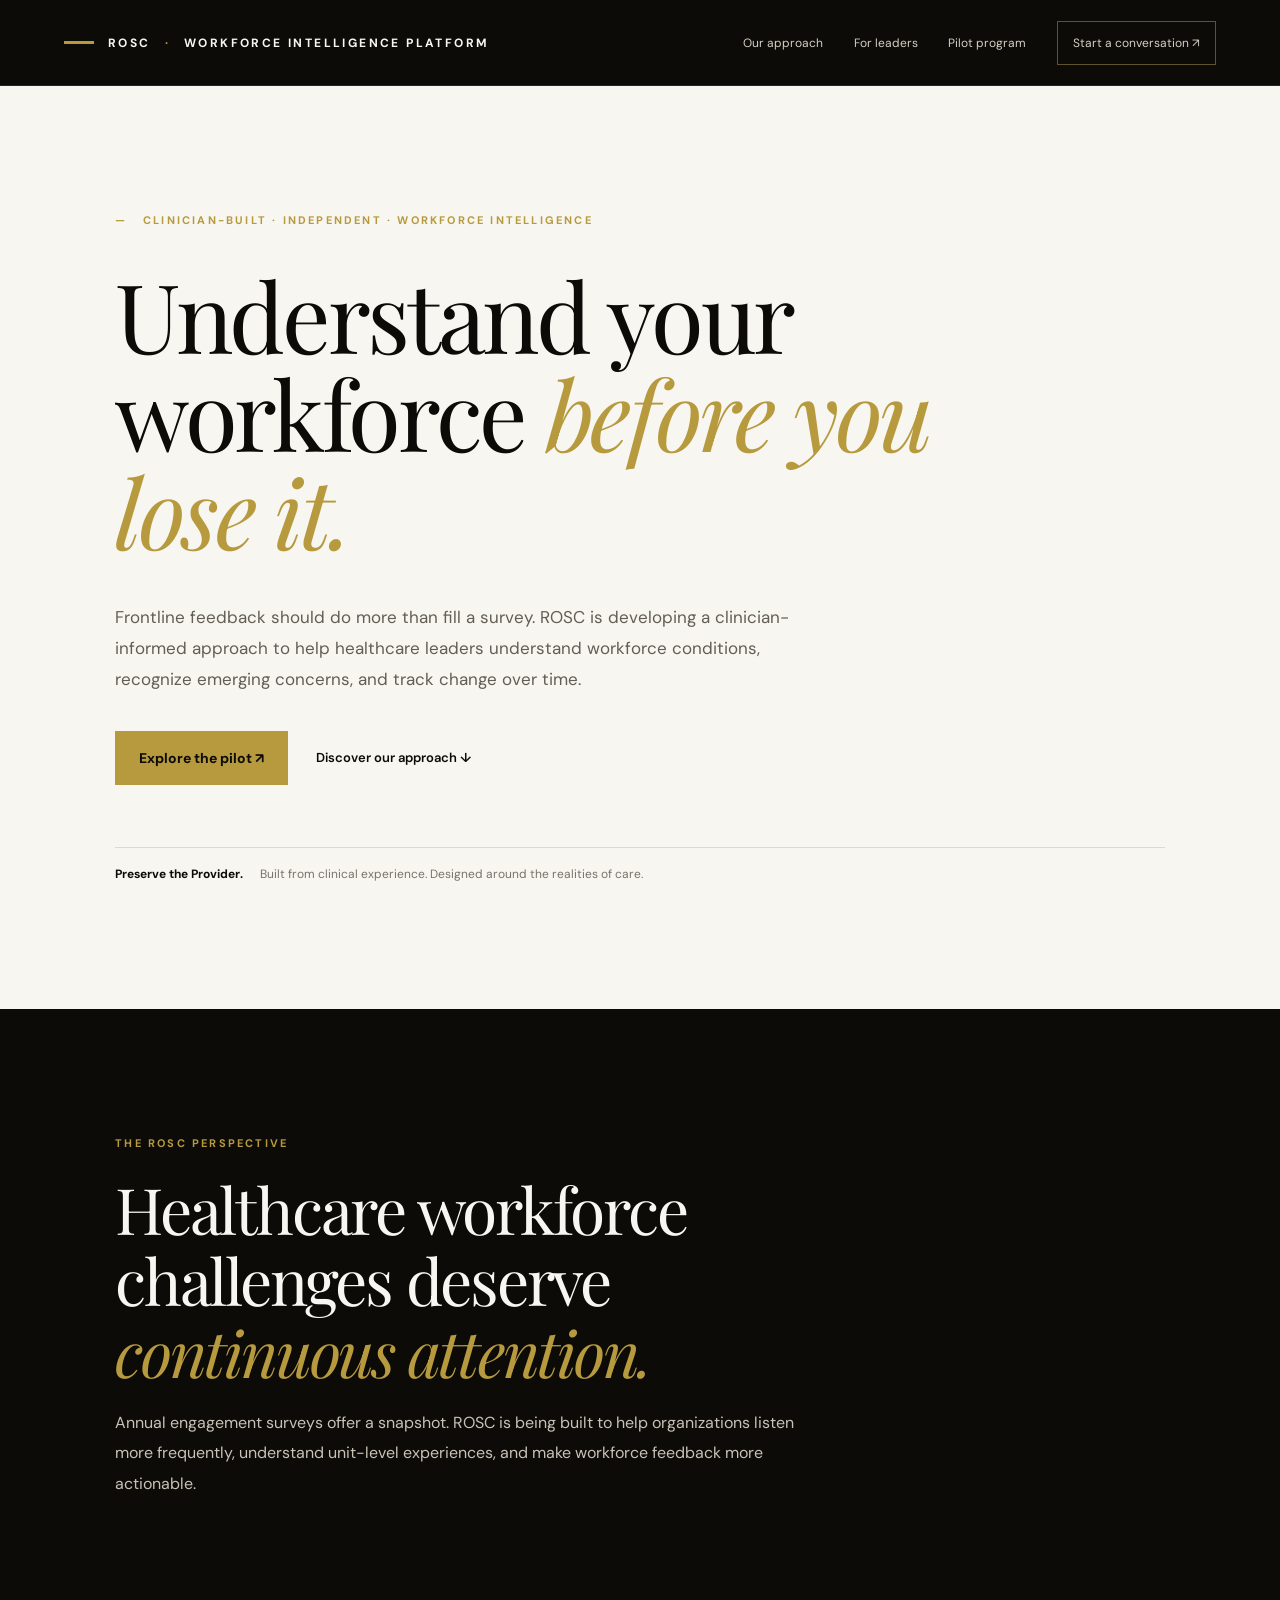
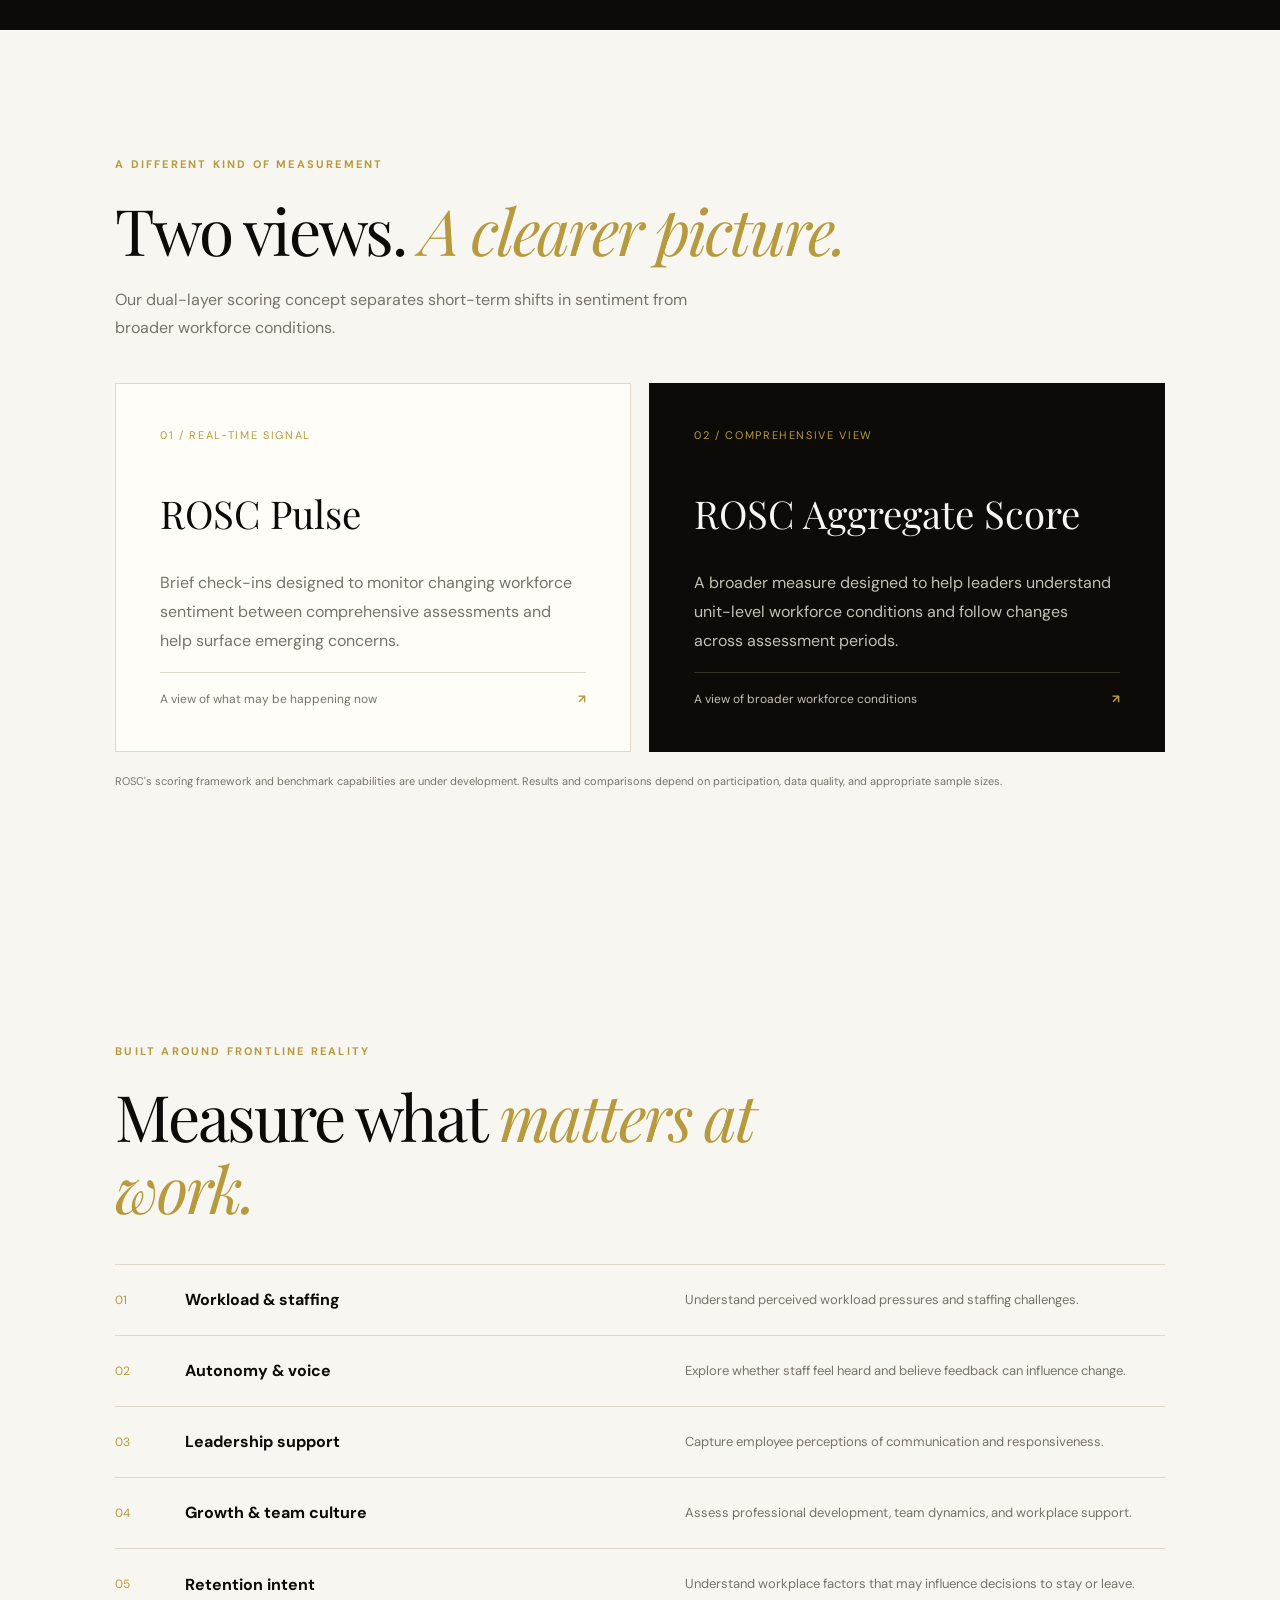
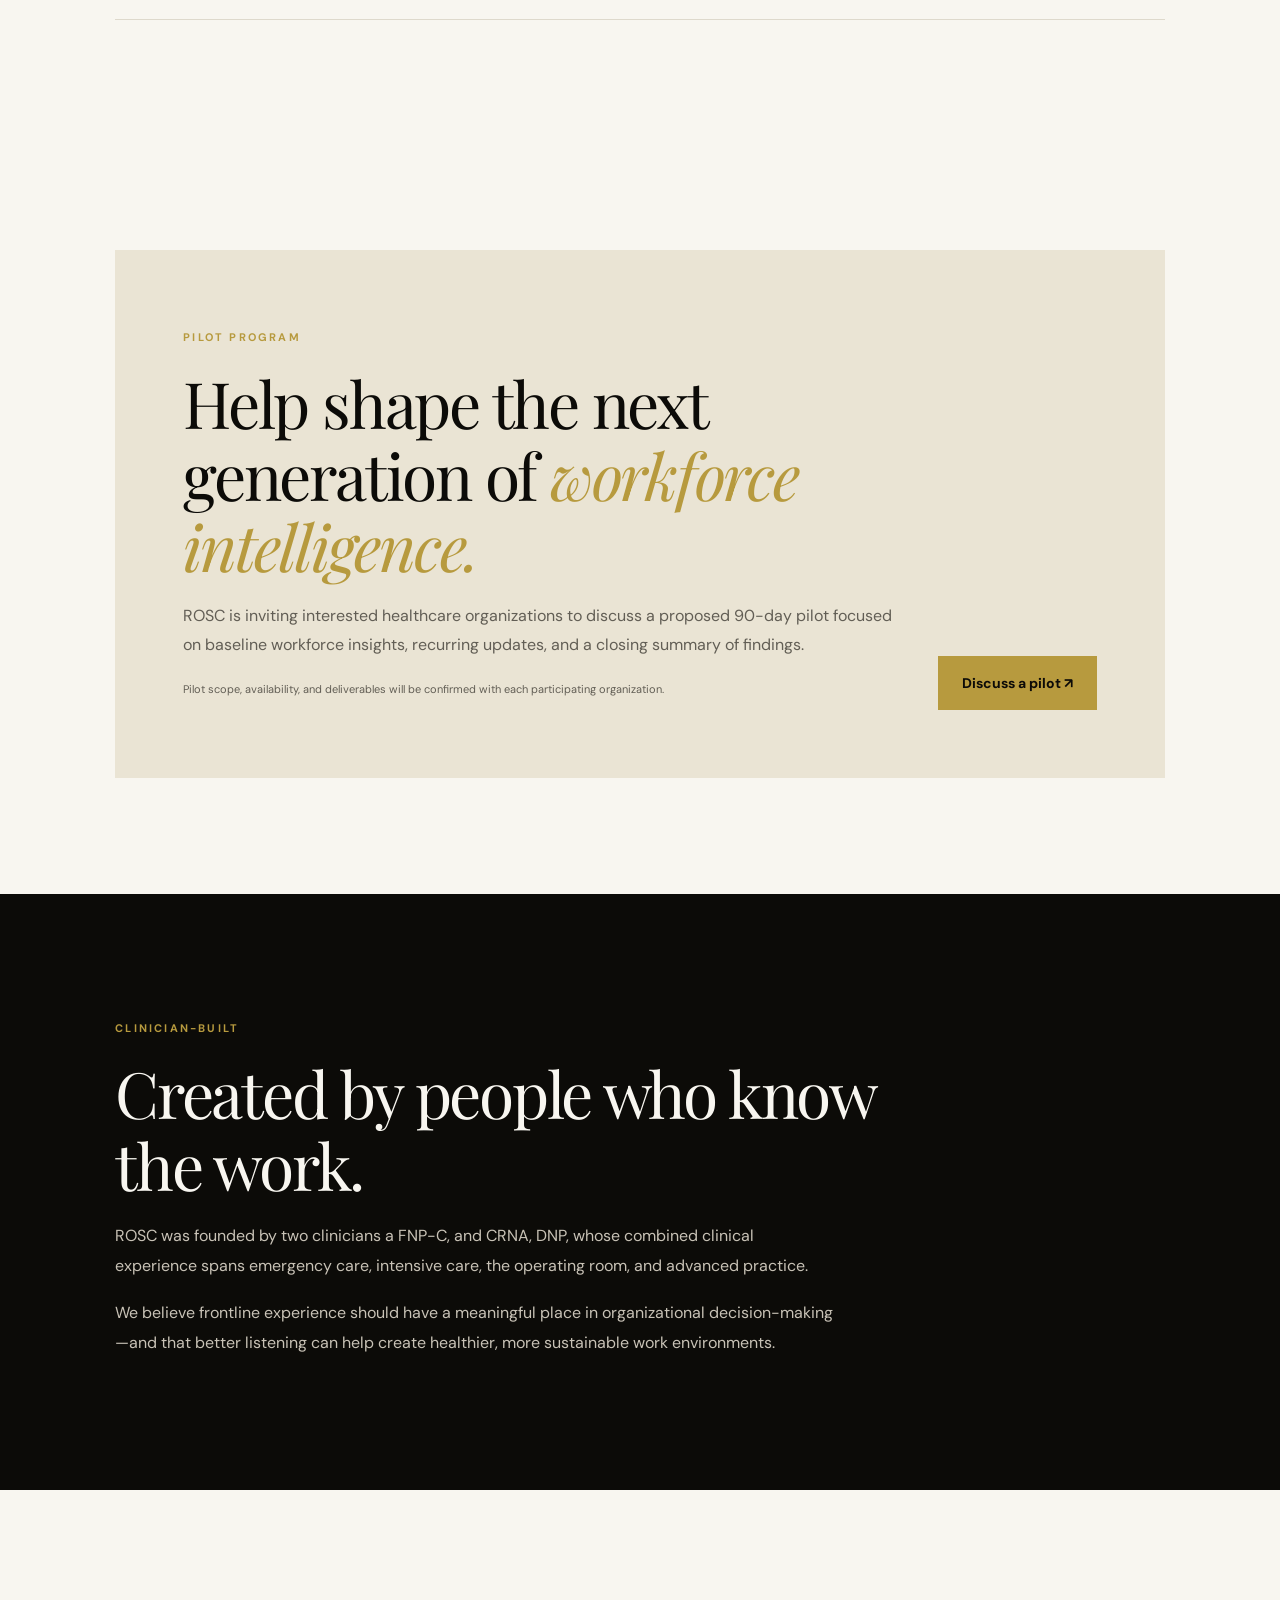
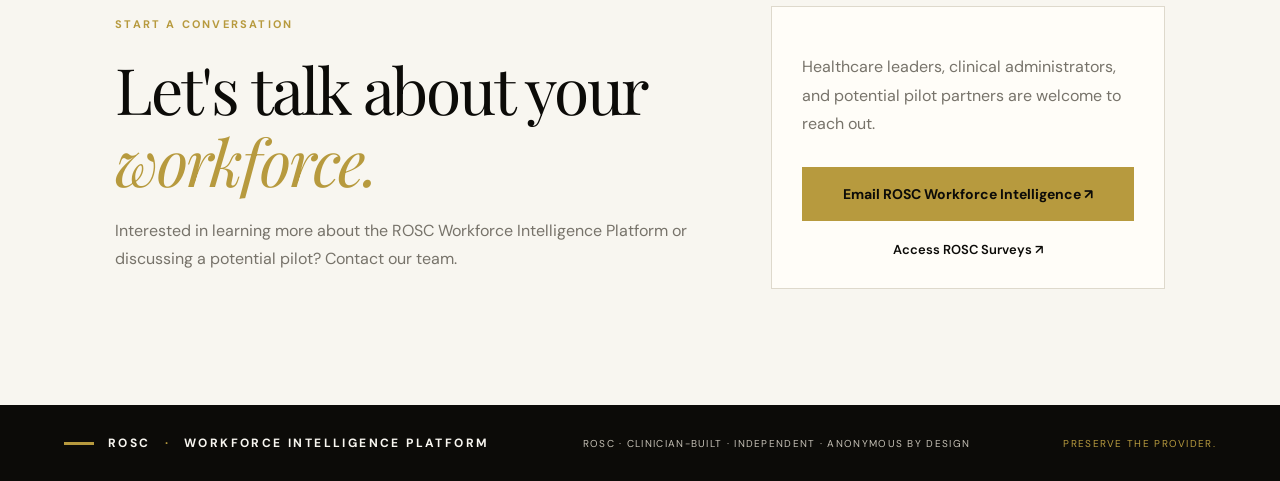
<file: index.html>
<!doctype html>
<html lang="en"><head>
<meta charset="utf-8"><meta name="viewport" content="width=device-width, initial-scale=1">
<meta name="theme-color" content="#0c0b08">
<meta name="description" content="ROSC Workforce Intelligence Platform helps healthcare organizations understand frontline workforce experiences.">
<title>ROSC Workforce Intelligence Platform | Preserve the Provider</title>
<link rel="preconnect" href="https://fonts.googleapis.com"><link rel="preconnect" href="https://fonts.gstatic.com" crossorigin>
<link href="https://fonts.googleapis.com/css2?family=DM+Sans:wght@400;500;600;700&family=Playfair+Display:wght@400;500&display=swap" rel="stylesheet">
<link rel="stylesheet" href="styles.css"></head><body>
<header class="header"><a class="brand" href="#home"><b></b> ROSC <i>·</i> WORKFORCE INTELLIGENCE PLATFORM</a>
<button class="menu" aria-expanded="false">Menu ☰</button><nav><a href="#approach">Our approach</a><a href="#leaders">For leaders</a><a href="#pilot">Pilot program</a><a class="navcta" href="#contact">Start a conversation ↗</a></nav></header>
<main>
<section class="hero section" id="home"><p class="eyebrow">— &nbsp; CLINICIAN-BUILT · INDEPENDENT · WORKFORCE INTELLIGENCE</p>
<h1>Understand your workforce <em>before you lose it.</em></h1>
<p class="lead">Frontline feedback should do more than fill a survey. ROSC is developing a clinician-informed approach to help healthcare leaders understand workforce conditions, recognize emerging concerns, and track change over time.</p>
<div class="actions"><a class="button" href="#pilot">Explore the pilot ↗</a><a class="textlink" href="#approach">Discover our approach ↓</a></div>
<p class="tagline"><strong>Preserve the Provider.</strong> Built from clinical experience. Designed around the realities of care.</p></section>
<section class="statement section"><p class="eyebrow">THE ROSC PERSPECTIVE</p><h2>Healthcare workforce challenges deserve <em>continuous attention.</em></h2><p>Annual engagement surveys offer a snapshot. ROSC is being built to help organizations listen more frequently, understand unit-level experiences, and make workforce feedback more actionable.</p></section>
<section class="section" id="approach"><div class="heading"><p class="eyebrow">A DIFFERENT KIND OF MEASUREMENT</p><h2>Two views. <em>A clearer picture.</em></h2><p>Our dual-layer scoring concept separates short-term shifts in sentiment from broader workforce conditions.</p></div>
<div class="cards"><article><small>01 / REAL-TIME SIGNAL</small><h3>ROSC Pulse</h3><p>Brief check-ins designed to monitor changing workforce sentiment between comprehensive assessments and help surface emerging concerns.</p><footer>A view of what may be happening now <b>↗</b></footer></article>
<article class="dark"><small>02 / COMPREHENSIVE VIEW</small><h3>ROSC Aggregate Score</h3><p>A broader measure designed to help leaders understand unit-level workforce conditions and follow changes across assessment periods.</p><footer>A view of broader workforce conditions <b>↗</b></footer></article></div>
<p class="fine">ROSC's scoring framework and benchmark capabilities are under development. Results and comparisons depend on participation, data quality, and appropriate sample sizes.</p></section>
<section class="section" id="leaders"><div class="heading"><p class="eyebrow">BUILT AROUND FRONTLINE REALITY</p><h2>Measure what <em>matters at work.</em></h2></div>
<div class="rows"><div><span>01</span><h3>Workload & staffing</h3><p>Understand perceived workload pressures and staffing challenges.</p></div><div><span>02</span><h3>Autonomy & voice</h3><p>Explore whether staff feel heard and believe feedback can influence change.</p></div><div><span>03</span><h3>Leadership support</h3><p>Capture employee perceptions of communication and responsiveness.</p></div><div><span>04</span><h3>Growth & team culture</h3><p>Assess professional development, team dynamics, and workplace support.</p></div><div><span>05</span><h3>Retention intent</h3><p>Understand workplace factors that may influence decisions to stay or leave.</p></div></div></section>
<section class="section" id="pilot"><div class="pilot"><div><p class="eyebrow">PILOT PROGRAM</p><h2>Help shape the next generation of <em>workforce intelligence.</em></h2><p>ROSC is inviting interested healthcare organizations to discuss a proposed 90-day pilot focused on baseline workforce insights, recurring updates, and a closing summary of findings.</p><p class="fine">Pilot scope, availability, and deliverables will be confirmed with each participating organization.</p></div><a class="button" href=mailto:roscwellness1@gmail.com>Discuss a pilot ↗</a></div></section>
<section class="section about"><p class="eyebrow">CLINICIAN-BUILT</p><h2>Created by people who know the work.</h2><p>ROSC was founded by two clinicians a FNP-C, and CRNA, DNP, whose combined clinical experience spans emergency care, intensive care, the operating room, and advanced practice.</p><p>We believe frontline experience should have a meaningful place in organizational decision-making—and that better listening can help create healthier, more sustainable work environments.</p></section>
<section class="section contact" id="contact">
<div>
<p class="eyebrow">START A CONVERSATION</p>
<h2>Let's talk about your <em>workforce.</em></h2>
<p>Interested in learning more about the ROSC Workforce Intelligence Platform or discussing a potential pilot? Contact our team.</p>
</div>

<div class="contactbox">
<p>Healthcare leaders, clinical administrators, and potential pilot partners are welcome to reach out.</p>

<a class="button full" href="mailto:roscwellness1@gmail.com?subject=ROSC%20Workforce%20Intelligence%20Platform%20Inquiry">Email ROSC Workforce Intelligence ↗</a>

<a class="textlink" href="https://rosc-survey.vercel.app/" target="_blank" rel="noopener">Access ROSC Surveys ↗</a>
</div>
</section>
</main><footer class="sitefooter"><a class="brand" href="#home"><b></b> ROSC <i>·</i> WORKFORCE INTELLIGENCE PLATFORM</a><p>ROSC · CLINICIAN-BUILT · INDEPENDENT · ANONYMOUS BY DESIGN</p><span>PRESERVE THE PROVIDER.</span></footer><script src="script.js"></script></body></html>
</file>
<file: styles.css>
:root{--ink:#0c0b08;--cream:#f8f6f0;--gold:#b79a3e;--muted:#77736a;--line:#ded9cc;--white:#fffdf8}*{box-sizing:border-box}html{scroll-behavior:smooth;scroll-padding-top:80px}body{margin:0;background:var(--cream);color:var(--ink);font-family:"DM Sans",Arial,sans-serif}a{color:inherit;text-decoration:none}.header{min-height:86px;padding:0 clamp(22px,5vw,76px);display:flex;align-items:center;justify-content:space-between;gap:20px;background:var(--ink);color:var(--cream);border-bottom:1px solid #28251c}.brand{display:flex;align-items:center;gap:14px;font-size:12px;font-weight:700;letter-spacing:.2em;white-space:nowrap}.brand b{width:30px;height:3px;background:var(--gold);display:inline-block}.brand i{color:var(--gold);font-style:normal}.header nav{display:flex;align-items:center;gap:clamp(14px,2.4vw,32px);font-size:12px;color:#d4d0c5}.header nav a:hover,.textlink:hover{color:var(--gold)}.navcta{border:1px solid #60522b;padding:13px 15px}.menu{display:none}.section{padding:clamp(68px,9vw,128px) clamp(24px,9vw,140px)}.hero{min-height:630px;display:flex;flex-direction:column;justify-content:center;align-items:flex-start}.eyebrow{color:var(--gold);font-size:11px;line-height:1.6;font-weight:700;letter-spacing:.2em;text-transform:uppercase}.hero h1,h2{font-family:"Playfair Display",Georgia,serif;font-weight:400;letter-spacing:-.035em}.hero h1{max-width:920px;font-size:clamp(48px,7.5vw,98px);line-height:1.02;margin:25px 0}.hero h1 em,h2 em{color:var(--gold);font-weight:400}.lead{max-width:680px;color:#625e55;font-size:17px;line-height:1.85}.actions{display:flex;align-items:center;gap:28px;flex-wrap:wrap;margin-top:18px}.button{display:inline-flex;align-items:center;justify-content:center;padding:18px 24px;background:var(--gold);color:var(--ink);font-weight:700;font-size:14px}.button:hover{background:#c8aa4d}.textlink{font-size:13px;font-weight:600}.tagline{margin-top:62px;padding-top:18px;border-top:1px solid var(--line);width:100%;color:var(--muted);font-size:12px}.tagline strong{color:var(--ink);margin-right:14px}.statement,.about{background:var(--ink);color:var(--cream)}h2{font-size:clamp(38px,5.3vw,64px);line-height:1.12;margin:20px 0}.statement h2,.statement>p:last-child,.about>p:not(.eyebrow){max-width:720px}.statement>p:last-child,.about>p:not(.eyebrow){color:#c8c2b6;line-height:1.9}.heading{max-width:780px;margin-bottom:40px}.heading>p:last-child{color:var(--muted);line-height:1.8;max-width:600px}.cards{display:grid;grid-template-columns:1fr 1fr;gap:18px}.cards article{padding:clamp(24px,4vw,44px);border:1px solid var(--line);background:var(--white);min-height:320px;display:flex;flex-direction:column}.cards article.dark{background:var(--ink);color:var(--cream);border-color:var(--ink)}.cards small{color:var(--gold);font-size:11px;letter-spacing:.15em}.cards h3{font:400 clamp(29px,3vw,39px) "Playfair Display",Georgia,serif;margin:45px 0 14px}.cards article>p{color:var(--muted);line-height:1.8}.cards .dark>p{color:#c5c0b5}.cards footer{margin-top:auto;padding-top:18px;border-top:1px solid var(--line);font-size:12px;color:var(--muted);display:flex;justify-content:space-between;gap:10px}.cards .dark footer{border-color:#353127;color:#c5c0b5}.cards footer b{color:var(--gold)}.fine{font-size:11px;color:var(--muted);line-height:1.7;margin-top:20px}.rows{border-top:1px solid var(--line)}.rows>div{display:grid;grid-template-columns:50px 1fr 1fr;gap:20px;align-items:center;padding:24px 0;border-bottom:1px solid var(--line)}.rows span{color:var(--gold);font-size:12px}.rows h3{font-size:16px;margin:0}.rows p{color:var(--muted);font-size:13px;line-height:1.7;margin:0}.pilot{background:#eae4d4;padding:clamp(28px,6vw,68px);display:flex;align-items:flex-end;justify-content:space-between;gap:30px}.pilot>div{max-width:720px}.pilot p:not(.eyebrow){color:#625e55;line-height:1.8}.about h2{max-width:760px}.contact{display:grid;grid-template-columns:1.2fr .8fr;gap:65px;align-items:center}.contact>div>p:not(.eyebrow){color:var(--muted);line-height:1.8}.contactbox{border:1px solid var(--line);padding:30px;background:var(--white)}.contactbox>p:first-child{color:#625e55;line-height:1.7}.full{width:100%;margin:12px 0 20px}.contactbox .textlink{display:block;text-align:center}.sitefooter{background:var(--ink);color:var(--cream);padding:30px clamp(24px,5vw,76px);display:flex;align-items:center;justify-content:space-between;gap:20px;flex-wrap:wrap}.sitefooter p,.sitefooter>span{font-size:10px;letter-spacing:.13em;margin:0;color:#c5c0b5}.sitefooter>span{color:var(--gold)}@media(max-width:800px){.header{min-height:76px}.brand{font-size:10px;letter-spacing:.13em;gap:9px}.brand b{width:22px}.menu{display:block;background:none;border:1px solid #4d4737;color:var(--cream);padding:10px}.header nav{display:none;position:absolute;z-index:4;top:76px;left:0;right:0;background:var(--ink);padding:20px 24px 26px;flex-direction:column;align-items:stretch}.header nav.open{display:flex}.header nav a{padding:12px 0}.header nav .navcta{padding:14px}.hero{min-height:590px}.cards{grid-template-columns:1fr}.rows>div{grid-template-columns:30px 1fr;gap:10px 14px}.rows p{grid-column:2}.pilot{align-items:flex-start;flex-direction:column}.contact{grid-template-columns:1fr;gap:25px}.sitefooter{align-items:flex-start;flex-direction:column}}@media(prefers-reduced-motion:reduce){html{scroll-behavior:auto}}
</file>
